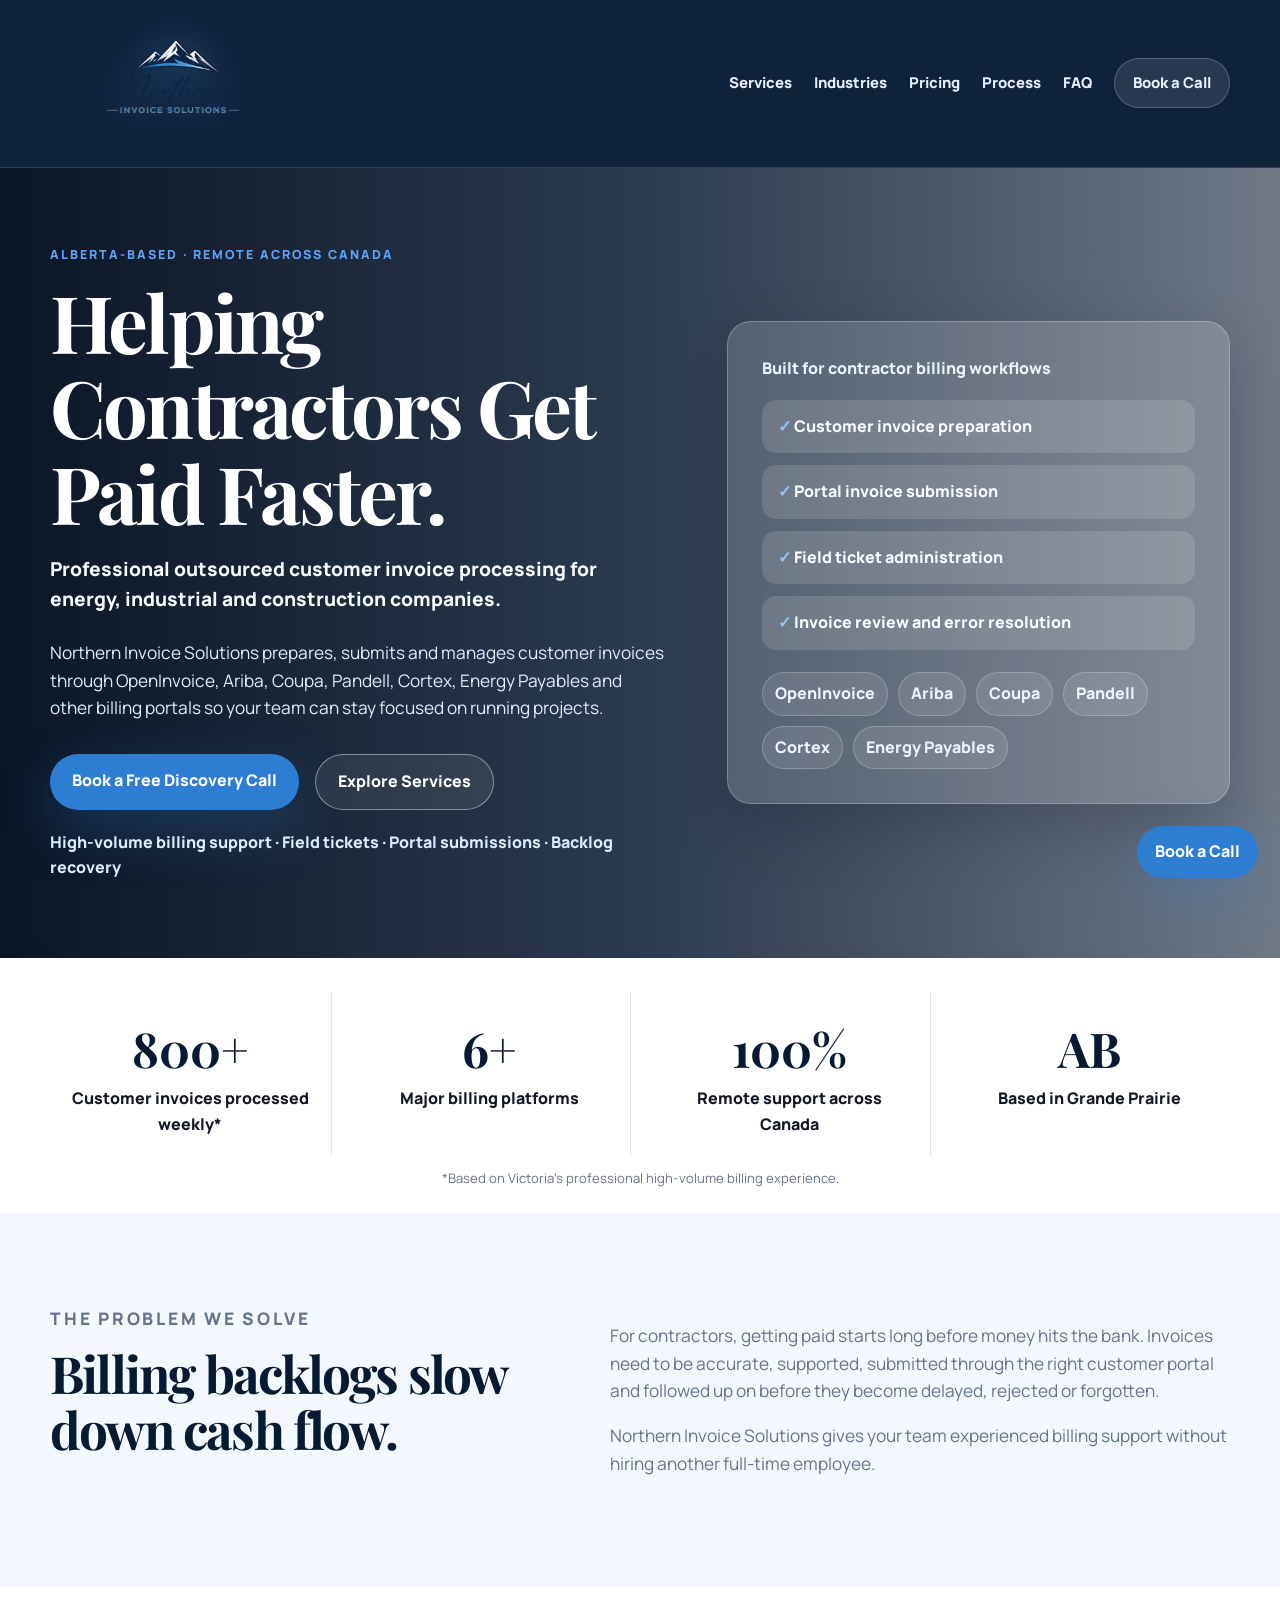
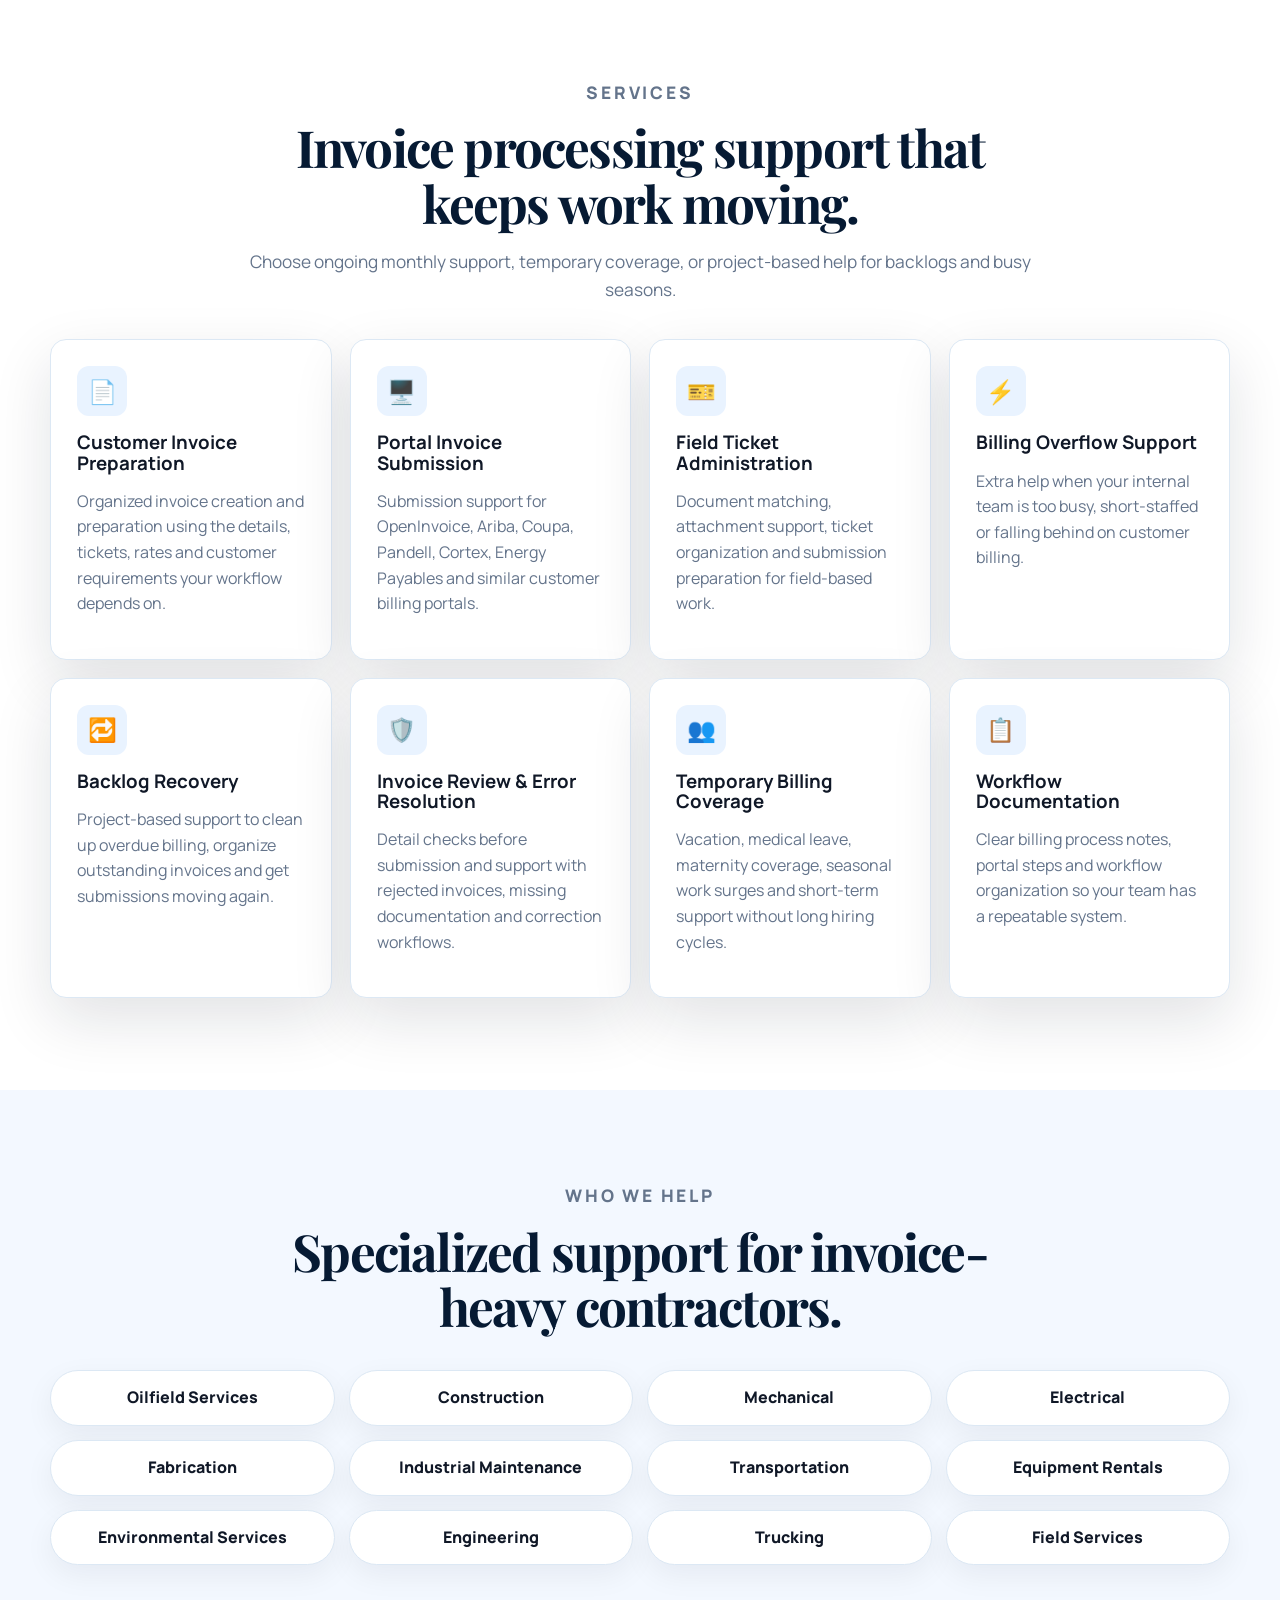
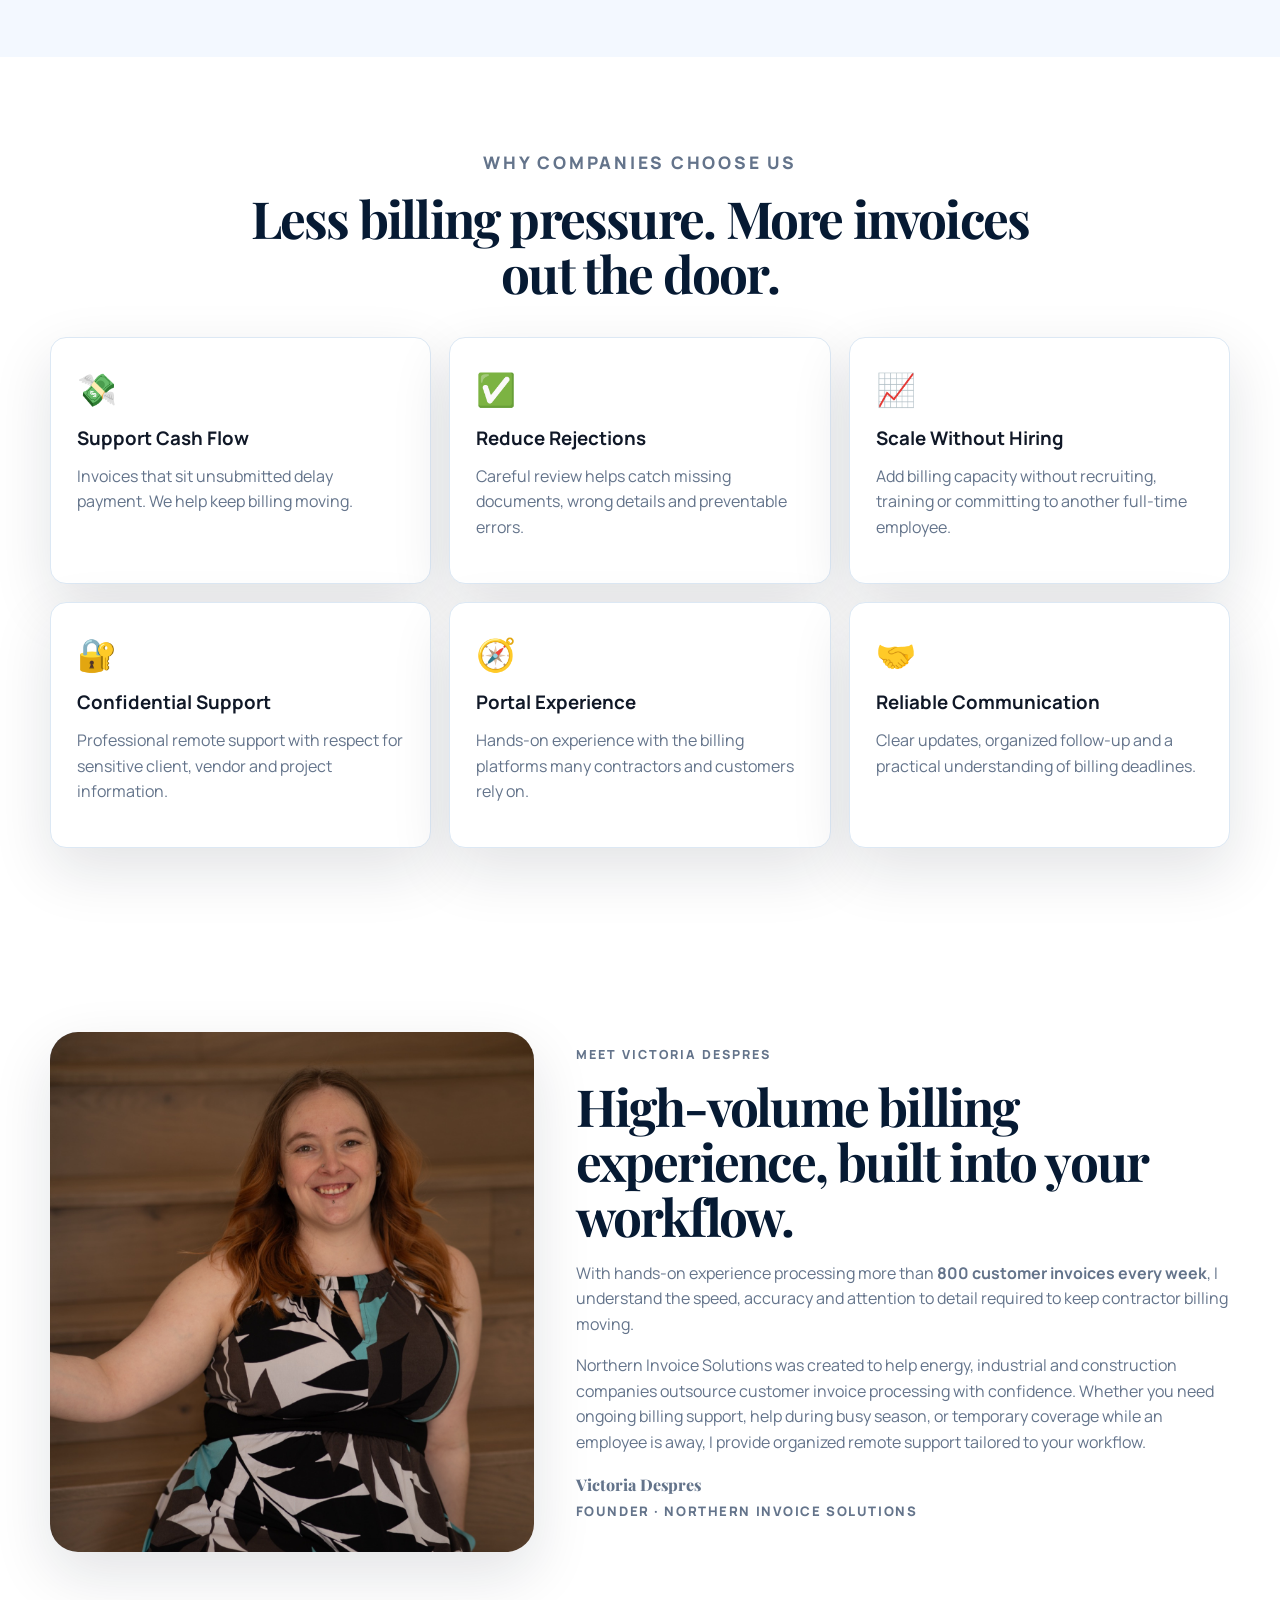
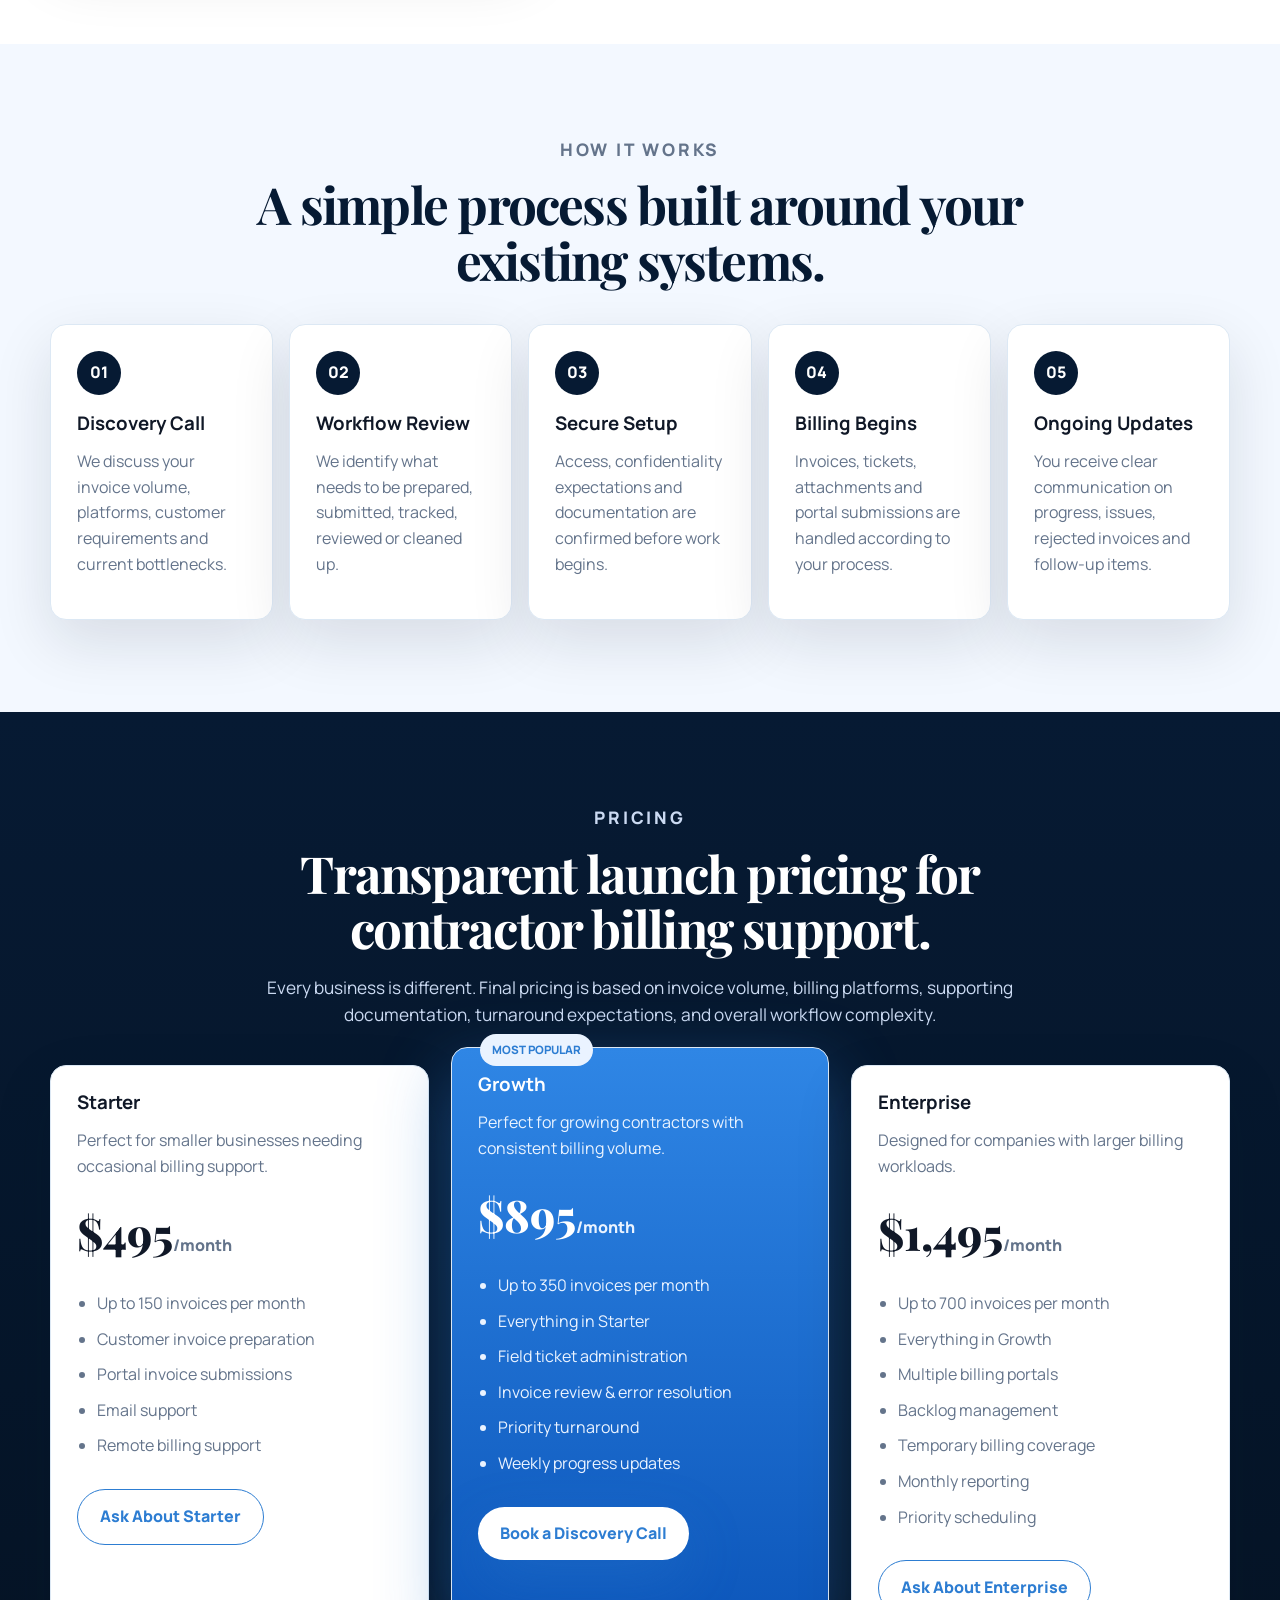
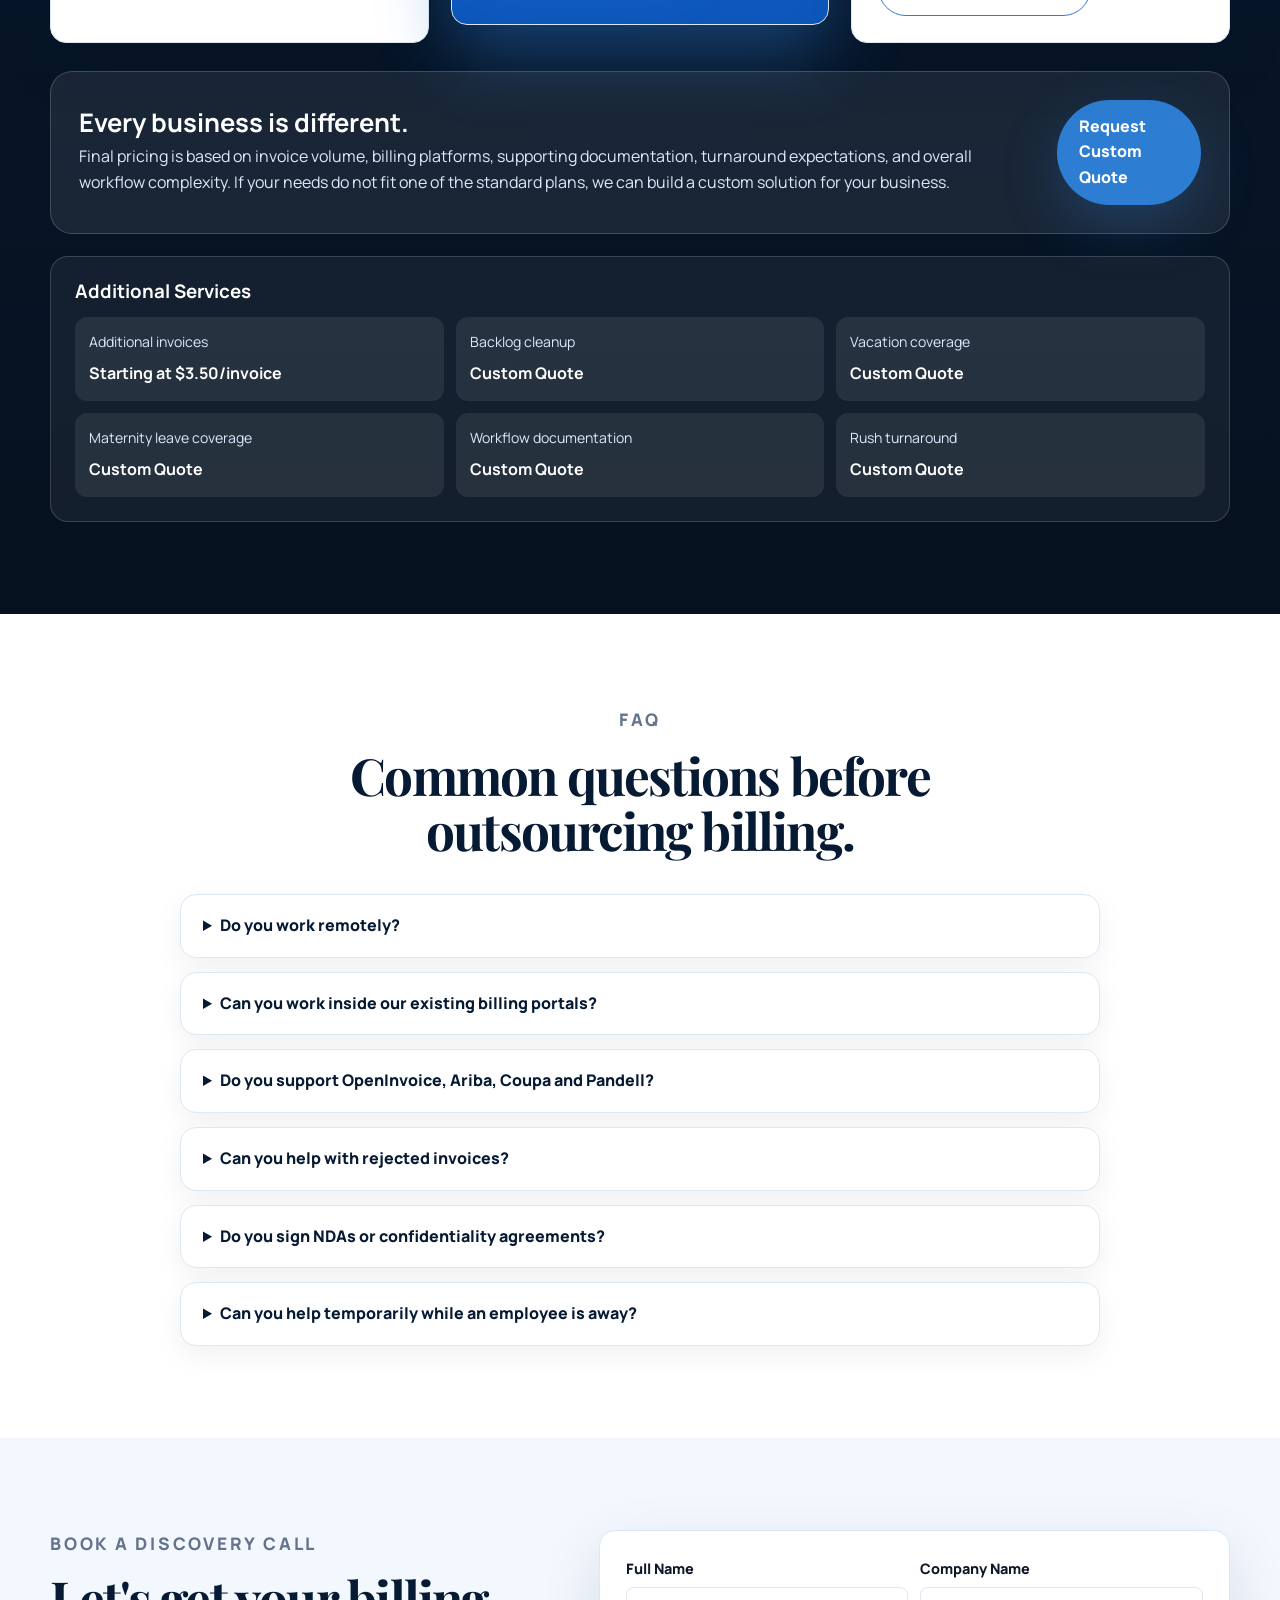
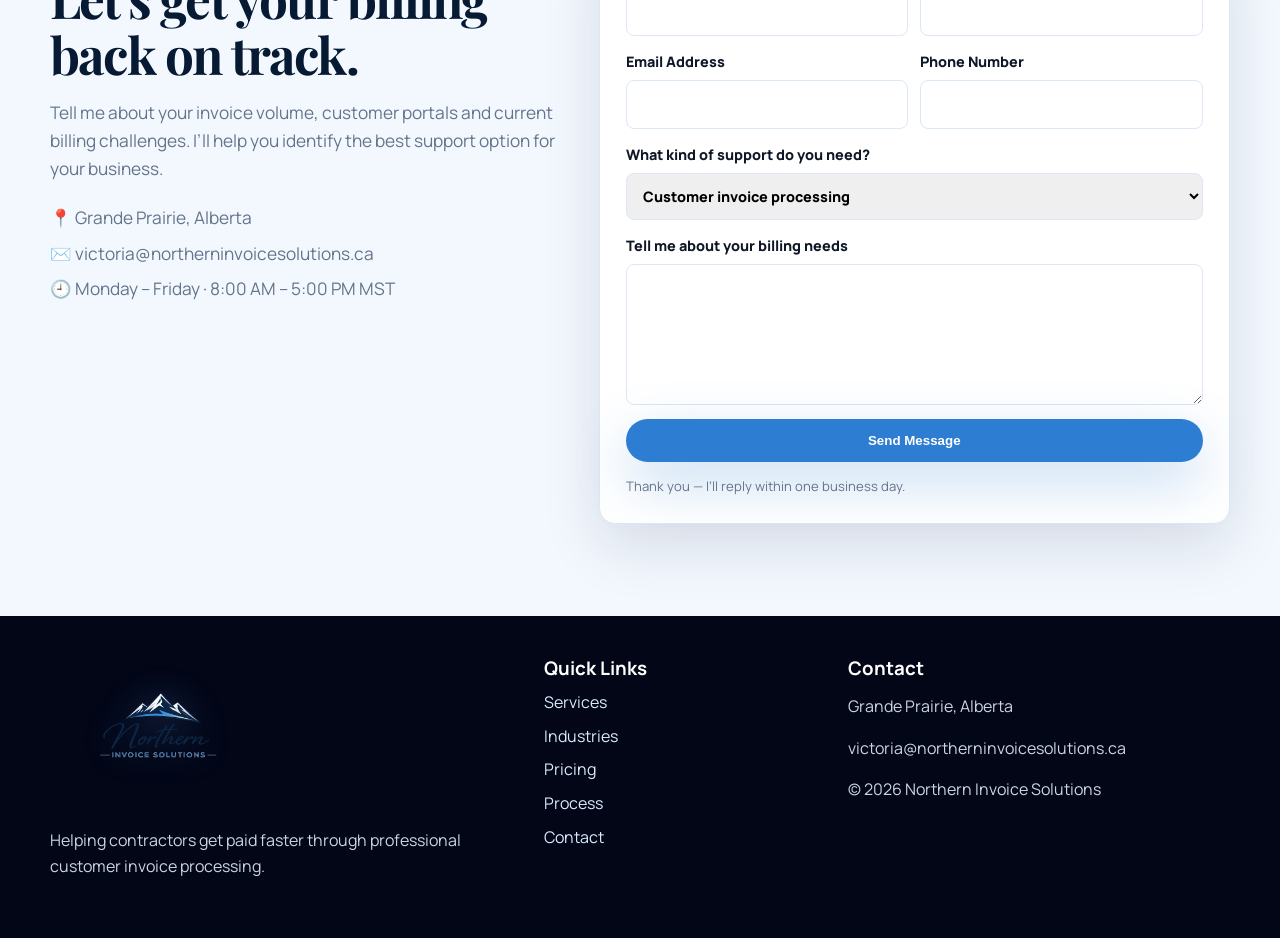
<file: index.html>
<!DOCTYPE html>
<html lang="en">
<head>
  <meta charset="UTF-8" />
  <meta name="viewport" content="width=device-width, initial-scale=1.0" />
  <title>Northern Invoice Solutions | Contractor Invoice Processing</title>
  <meta name="description" content="Outsourced customer invoice processing for Canadian energy, industrial and construction companies. OpenInvoice, Ariba, Coupa, Pandell, Cortex, Energy Payables and field ticket support." />
  <meta name="keywords" content="contractor invoice processing, outsourced invoice processing Canada, OpenInvoice support, Ariba invoice submission, Coupa billing support, Pandell invoice processing, field ticket administration Alberta" />
  <link rel="preconnect" href="https://fonts.googleapis.com">
  <link rel="preconnect" href="https://fonts.gstatic.com" crossorigin>
  <link href="https://fonts.googleapis.com/css2?family=Manrope:wght@400;500;600;700;800;900&family=Playfair+Display:wght@700;800&display=swap" rel="stylesheet">
  <link rel="stylesheet" href="style.css" />
</head>

<body>
  <header class="site-header">
    <div class="container nav">
      <a class="brand" href="#home" aria-label="Northern Invoice Solutions home">
        <img src="assets/header-logo.png" alt="Northern Invoice Solutions logo" onerror="this.style.display='none'; this.nextElementSibling.style.display='block';">
        <span class="brand-fallback">Northern Invoice Solutions</span>
      </a>

      <button class="nav-toggle" type="button" aria-label="Open navigation">
        <span></span><span></span><span></span>
      </button>

      <nav class="nav-links">
        <a href="#services">Services</a>
        <a href="#industries">Industries</a>
        <a href="#pricing">Pricing</a>
        <a href="#process">Process</a>
        <a href="#faq">FAQ</a>
        <a class="nav-button" href="#contact">Book a Call</a>
      </nav>
    </div>
  </header>

  <main id="home">
    <section class="hero">
      <div class="container hero-grid">
        <div class="hero-copy reveal">
          <p class="eyebrow">Alberta-based · Remote across Canada</p>
          <h1>Helping Contractors Get Paid Faster.</h1>
          <p class="hero-subtitle">Professional outsourced customer invoice processing for energy, industrial and construction companies.</p>
          <p class="lead">Northern Invoice Solutions prepares, submits and manages customer invoices through OpenInvoice, Ariba, Coupa, Pandell, Cortex, Energy Payables and other billing portals so your team can stay focused on running projects.</p>
          <div class="hero-actions">
            <a class="button primary" href="#contact">Book a Free Discovery Call</a>
            <a class="button secondary" href="#services">Explore Services</a>
          </div>
          <p class="micro-note">High-volume billing support · Field tickets · Portal submissions · Backlog recovery</p>
        </div>

        <aside class="hero-card reveal">
          <p class="panel-title">Built for contractor billing workflows</p>
          <div class="mini-checks">
            <span>Customer invoice preparation</span>
            <span>Portal invoice submission</span>
            <span>Field ticket administration</span>
            <span>Invoice review and error resolution</span>
          </div>
          <div class="platform-badges">
            <span>OpenInvoice</span><span>Ariba</span><span>Coupa</span><span>Pandell</span><span>Cortex</span><span>Energy Payables</span>
          </div>
        </aside>
      </div>
    </section>

    <section class="trust-strip">
      <div class="container stats-strip">
        <div><strong data-count="800">800+</strong><span>Customer invoices processed weekly*</span></div>
        <div><strong>6+</strong><span>Major billing platforms</span></div>
        <div><strong>100%</strong><span>Remote support across Canada</span></div>
        <div><strong>AB</strong><span>Based in Grande Prairie</span></div>
      </div>
      <p class="container footnote">*Based on Victoria's professional high-volume billing experience.</p>
    </section>

    <section class="section intro-section">
      <div class="container two-column">
        <div class="section-heading">
          <p class="eyebrow">The problem we solve</p>
          <h2>Billing backlogs slow down cash flow.</h2>
        </div>
        <div class="text-block">
          <p>For contractors, getting paid starts long before money hits the bank. Invoices need to be accurate, supported, submitted through the right customer portal and followed up on before they become delayed, rejected or forgotten.</p>
          <p>Northern Invoice Solutions gives your team experienced billing support without hiring another full-time employee.</p>
        </div>
      </div>
    </section>

    <section class="section services-section" id="services">
      <div class="container">
        <div class="section-heading center">
          <p class="eyebrow">Services</p>
          <h2>Invoice processing support that keeps work moving.</h2>
          <p>Choose ongoing monthly support, temporary coverage, or project-based help for backlogs and busy seasons.</p>
        </div>

        <div class="service-grid">
          <article class="service-card reveal"><div class="icon">📄</div><h3>Customer Invoice Preparation</h3><p>Organized invoice creation and preparation using the details, tickets, rates and customer requirements your workflow depends on.</p></article>
          <article class="service-card reveal"><div class="icon">🖥️</div><h3>Portal Invoice Submission</h3><p>Submission support for OpenInvoice, Ariba, Coupa, Pandell, Cortex, Energy Payables and similar customer billing portals.</p></article>
          <article class="service-card reveal"><div class="icon">🎫</div><h3>Field Ticket Administration</h3><p>Document matching, attachment support, ticket organization and submission preparation for field-based work.</p></article>
          <article class="service-card reveal"><div class="icon">⚡</div><h3>Billing Overflow Support</h3><p>Extra help when your internal team is too busy, short-staffed or falling behind on customer billing.</p></article>
          <article class="service-card reveal"><div class="icon">🔁</div><h3>Backlog Recovery</h3><p>Project-based support to clean up overdue billing, organize outstanding invoices and get submissions moving again.</p></article>
          <article class="service-card reveal"><div class="icon">🛡️</div><h3>Invoice Review & Error Resolution</h3><p>Detail checks before submission and support with rejected invoices, missing documentation and correction workflows.</p></article>
          <article class="service-card reveal"><div class="icon">👥</div><h3>Temporary Billing Coverage</h3><p>Vacation, medical leave, maternity coverage, seasonal work surges and short-term support without long hiring cycles.</p></article>
          <article class="service-card reveal"><div class="icon">📋</div><h3>Workflow Documentation</h3><p>Clear billing process notes, portal steps and workflow organization so your team has a repeatable system.</p></article>
        </div>
      </div>
    </section>

    <section class="section industries-section" id="industries">
      <div class="container">
        <div class="section-heading center">
          <p class="eyebrow">Who We Help</p>
          <h2>Specialized support for invoice-heavy contractors.</h2>
        </div>
        <div class="industry-grid">
          <span>Oilfield Services</span><span>Construction</span><span>Mechanical</span><span>Electrical</span><span>Fabrication</span><span>Industrial Maintenance</span><span>Transportation</span><span>Equipment Rentals</span><span>Environmental Services</span><span>Engineering</span><span>Trucking</span><span>Field Services</span>
        </div>
      </div>
    </section>

    <section class="section why-section" id="why">
      <div class="container">
        <div class="section-heading center">
          <p class="eyebrow">Why Companies Choose Us</p>
          <h2>Less billing pressure. More invoices out the door.</h2>
        </div>
        <div class="why-grid">
          <article class="why-card"><span>💸</span><h3>Support Cash Flow</h3><p>Invoices that sit unsubmitted delay payment. We help keep billing moving.</p></article>
          <article class="why-card"><span>✅</span><h3>Reduce Rejections</h3><p>Careful review helps catch missing documents, wrong details and preventable errors.</p></article>
          <article class="why-card"><span>📈</span><h3>Scale Without Hiring</h3><p>Add billing capacity without recruiting, training or committing to another full-time employee.</p></article>
          <article class="why-card"><span>🔐</span><h3>Confidential Support</h3><p>Professional remote support with respect for sensitive client, vendor and project information.</p></article>
          <article class="why-card"><span>🧭</span><h3>Portal Experience</h3><p>Hands-on experience with the billing platforms many contractors and customers rely on.</p></article>
          <article class="why-card"><span>🤝</span><h3>Reliable Communication</h3><p>Clear updates, organized follow-up and a practical understanding of billing deadlines.</p></article>
        </div>
      </div>
    </section>

    <section class="section founder-section" id="about">
      <div class="container founder-grid">
        <div class="founder-photo reveal">
          <img src="assets/victoria-about.jpg" alt="Victoria Despres" onerror="this.parentElement.classList.add('photo-placeholder'); this.style.display='none';">
        </div>
        <div class="reveal">
          <p class="eyebrow">Meet Victoria Despres</p>
          <h2>High-volume billing experience, built into your workflow.</h2>
          <p>With hands-on experience processing more than <strong>800 customer invoices every week</strong>, I understand the speed, accuracy and attention to detail required to keep contractor billing moving.</p>
          <p>Northern Invoice Solutions was created to help energy, industrial and construction companies outsource customer invoice processing with confidence. Whether you need ongoing billing support, help during busy season, or temporary coverage while an employee is away, I provide organized remote support tailored to your workflow.</p>
          <p class="signature">Victoria Despres<br><span>Founder · Northern Invoice Solutions</span></p>
        </div>
      </div>
    </section>

    <section class="section process-section" id="process">
      <div class="container">
        <div class="section-heading center">
          <p class="eyebrow">How It Works</p>
          <h2>A simple process built around your existing systems.</h2>
        </div>
        <div class="process-grid">
          <article class="process-card"><span>01</span><h3>Discovery Call</h3><p>We discuss your invoice volume, platforms, customer requirements and current bottlenecks.</p></article>
          <article class="process-card"><span>02</span><h3>Workflow Review</h3><p>We identify what needs to be prepared, submitted, tracked, reviewed or cleaned up.</p></article>
          <article class="process-card"><span>03</span><h3>Secure Setup</h3><p>Access, confidentiality expectations and documentation are confirmed before work begins.</p></article>
          <article class="process-card"><span>04</span><h3>Billing Begins</h3><p>Invoices, tickets, attachments and portal submissions are handled according to your process.</p></article>
          <article class="process-card"><span>05</span><h3>Ongoing Updates</h3><p>You receive clear communication on progress, issues, rejected invoices and follow-up items.</p></article>
        </div>
      </div>
    </section>

    <section class="section pricing-section" id="pricing">
      <div class="container">
        <div class="section-heading center">
          <p class="eyebrow">Pricing</p>
          <h2>Transparent launch pricing for contractor billing support.</h2>
          <p>Every business is different. Final pricing is based on invoice volume, billing platforms, supporting documentation, turnaround expectations, and overall workflow complexity.</p>
        </div>

        <div class="pricing-layout">
          <article class="price-card">
            <h3>Starter</h3>
            <p class="plan-desc">Perfect for smaller businesses needing occasional billing support.</p>
            <div class="price">$495<span>/month</span></div>
            <ul>
              <li>Up to 150 invoices per month</li>
              <li>Customer invoice preparation</li>
              <li>Portal invoice submissions</li>
              <li>Email support</li>
              <li>Remote billing support</li>
            </ul>
            <a class="button outline" href="#contact">Ask About Starter</a>
          </article>

          <article class="price-card featured">
            <div class="badge">Most Popular</div>
            <h3>Growth</h3>
            <p class="plan-desc">Perfect for growing contractors with consistent billing volume.</p>
            <div class="price">$895<span>/month</span></div>
            <ul>
              <li>Up to 350 invoices per month</li>
              <li>Everything in Starter</li>
              <li>Field ticket administration</li>
              <li>Invoice review & error resolution</li>
              <li>Priority turnaround</li>
              <li>Weekly progress updates</li>
            </ul>
            <a class="button primary light-button" href="#contact">Book a Discovery Call</a>
          </article>

          <article class="price-card">
            <h3>Enterprise</h3>
            <p class="plan-desc">Designed for companies with larger billing workloads.</p>
            <div class="price">$1,495<span>/month</span></div>
            <ul>
              <li>Up to 700 invoices per month</li>
              <li>Everything in Growth</li>
              <li>Multiple billing portals</li>
              <li>Backlog management</li>
              <li>Temporary billing coverage</li>
              <li>Monthly reporting</li>
              <li>Priority scheduling</li>
            </ul>
            <a class="button outline" href="#contact">Ask About Enterprise</a>
          </article>
        </div>

        <div class="custom-pricing">
          <div>
            <h3>Every business is different.</h3>
            <p>Final pricing is based on invoice volume, billing platforms, supporting documentation, turnaround expectations, and overall workflow complexity. If your needs do not fit one of the standard plans, we can build a custom solution for your business.</p>
          </div>
          <a class="button primary" href="#contact">Request Custom Quote</a>
        </div>

        <div class="additional-services">
          <h3>Additional Services</h3>
          <div class="additional-grid">
            <div><span>Additional invoices</span><strong>Starting at $3.50/invoice</strong></div>
            <div><span>Backlog cleanup</span><strong>Custom Quote</strong></div>
            <div><span>Vacation coverage</span><strong>Custom Quote</strong></div>
            <div><span>Maternity leave coverage</span><strong>Custom Quote</strong></div>
            <div><span>Workflow documentation</span><strong>Custom Quote</strong></div>
            <div><span>Rush turnaround</span><strong>Custom Quote</strong></div>
          </div>
        </div>
      </div>
    </section>

    <section class="section faq-section" id="faq">
      <div class="container">
        <div class="section-heading center">
          <p class="eyebrow">FAQ</p>
          <h2>Common questions before outsourcing billing.</h2>
        </div>

        <div class="faq-list">
          <details><summary>Do you work remotely?</summary><p>Yes. Northern Invoice Solutions is based in Grande Prairie, Alberta and provides remote support across Canada.</p></details>
          <details><summary>Can you work inside our existing billing portals?</summary><p>Yes. Support can be tailored around your existing customer billing portals, documentation requirements and approval workflows.</p></details>
          <details><summary>Do you support OpenInvoice, Ariba, Coupa and Pandell?</summary><p>Yes. Experience includes major customer billing platforms such as OpenInvoice, Ariba, Coupa, Pandell, Cortex and Energy Payables.</p></details>
          <details><summary>Can you help with rejected invoices?</summary><p>Yes. Support can include reviewing rejections, identifying missing information, correcting invoices and helping prepare resubmissions.</p></details>
          <details><summary>Do you sign NDAs or confidentiality agreements?</summary><p>Yes. Confidentiality and professional handling of business information are important parts of the onboarding process.</p></details>
          <details><summary>Can you help temporarily while an employee is away?</summary><p>Yes. Vacation coverage, maternity coverage, medical leave support and busy-season overflow are available.</p></details>
        </div>
      </div>
    </section>

    <section class="section contact-section" id="contact">
      <div class="container contact-grid">
        <div class="contact-copy">
          <p class="eyebrow">Book a Discovery Call</p>
          <h2>Let's get your billing back on track.</h2>
          <p>Tell me about your invoice volume, customer portals and current billing challenges. I’ll help you identify the best support option for your business.</p>
          <div class="contact-details">
            <p>📍 Grande Prairie, Alberta</p>
            <p>✉️ victoria@northerninvoicesolutions.ca</p>
            <p>🕘 Monday – Friday · 8:00 AM – 5:00 PM MST</p>
          </div>
        </div>

        <form class="contact-card" action="https://formspree.io/f/mqevdrrl" method="POST">
          <input type="hidden" name="_subject" value="New Northern Invoice Solutions Website Inquiry">
          <div class="form-row">
            <label>Full Name<input type="text" name="name" required></label>
            <label>Company Name<input type="text" name="company"></label>
          </div>
          <div class="form-row">
            <label>Email Address<input type="email" name="email" required></label>
            <label>Phone Number<input type="tel" name="phone"></label>
          </div>
          <label>What kind of support do you need?
            <select name="service">
              <option>Customer invoice processing</option>
              <option>Portal invoice submission</option>
              <option>Field ticket administration</option>
              <option>Billing overflow support</option>
              <option>Backlog cleanup</option>
              <option>Temporary coverage</option>
              <option>Custom support</option>
            </select>
          </label>
          <label>Tell me about your billing needs
            <textarea name="message" rows="5" required></textarea>
          </label>
          <button type="submit">Send Message</button>
          <p class="form-note">Thank you — I’ll reply within one business day.</p>
        </form>
      </div>
    </section>
  </main>

  <footer class="site-footer">
    <div class="container footer-grid">
      <div>
        <img src="assets/header-logo.png" alt="Northern Invoice Solutions logo" onerror="this.style.display='none';">
        <p>Helping contractors get paid faster through professional customer invoice processing.</p>
      </div>
      <div>
        <h3>Quick Links</h3>
        <a href="#services">Services</a>
        <a href="#industries">Industries</a>
        <a href="#pricing">Pricing</a>
        <a href="#process">Process</a>
        <a href="#contact">Contact</a>
      </div>
      <div>
        <h3>Contact</h3>
        <p>Grande Prairie, Alberta</p>
        <p>victoria@northerninvoicesolutions.ca</p>
        <p>© 2026 Northern Invoice Solutions</p>
      </div>
    </div>
  </footer>

  <a href="#contact" class="floating-quote">Book a Call</a>
  <script src="script.js"></script>
</body>
</html>
</file>
<file: style.css>
:root {
  --navy:#061a33;
  --navy-2:#0b2445;
  --blue:#2d7dd2;
  --blue-2:#60a5fa;
  --ice:#f3f8ff;
  --white:#ffffff;
  --text:#101827;
  --muted:#64748b;
  --border:#dce8f4;
  --shadow:0 22px 60px rgba(15,23,42,.12);
  --shadow-blue:0 20px 55px rgba(45,125,210,.28);
}

*{box-sizing:border-box}
html{scroll-behavior:smooth}
body{margin:0;font-family:Manrope,Arial,sans-serif;color:var(--text);background:var(--white);line-height:1.6}
img{max-width:100%}
.container{width:min(1180px,calc(100% - 48px));margin:0 auto}

.site-header{position:sticky;top:0;z-index:50;background:rgba(6,26,51,.96);border-bottom:1px solid rgba(255,255,255,.14);backdrop-filter:blur(12px)}
.site-header.scrolled{box-shadow:0 12px 35px rgba(2,6,23,.25)}
.nav{min-height:92px;display:flex;justify-content:space-between;align-items:center;gap:28px}
.brand{display:flex;align-items:center;text-decoration:none;color:#fff;font-weight:900}
.brand img{width:250px;display:block;filter:drop-shadow(0 0 18px rgba(96,165,250,.32))}
.brand-fallback{display:none;font-family:"Playfair Display",Georgia,serif;font-size:1.45rem}
.nav-links{display:flex;align-items:center;gap:22px}
.nav-links a{color:#e6f0ff;text-decoration:none;font-weight:800;font-size:.93rem}
.nav-links a:hover{color:#fff}
.nav-button{padding:12px 18px;background:rgba(255,255,255,.1);border:1px solid rgba(255,255,255,.22);border-radius:999px}
.nav-toggle{display:none;background:transparent;border:0;cursor:pointer}
.nav-toggle span{display:block;width:28px;height:3px;background:#fff;margin:5px 0;border-radius:999px}

.hero{min-height:790px;display:flex;align-items:center;color:var(--white);background:linear-gradient(90deg,rgba(3,14,31,.97) 0%,rgba(7,24,47,.85) 50%,rgba(7,24,47,.58) 100%),url("https://images.unsplash.com/photo-1504917595217-d4dc5ebe6122?auto=format&fit=crop&w=1900&q=80");background-size:cover;background-position:center}
.hero-grid{display:grid;grid-template-columns:1.1fr .9fr;gap:62px;align-items:center}
.eyebrow{margin:0 0 14px;color:var(--blue-2);font-size:.78rem;font-weight:900;letter-spacing:.16em;text-transform:uppercase}
h1,h2,h3{margin:0;line-height:1.08}
h1,h2{font-family:"Playfair Display",Georgia,serif;letter-spacing:-.035em}
h1{font-size:clamp(3rem,6.2vw,5.8rem);max-width:840px}
h2{font-size:clamp(2.2rem,4vw,3.4rem);color:var(--navy)}
.hero-subtitle{margin:18px 0 0;font-size:1.2rem;font-weight:900;color:#f8fbff}
.lead{color:#e2edff;max-width:720px;margin:24px 0 32px;font-size:1.08rem}
.hero-actions{display:flex;gap:16px;flex-wrap:wrap;margin-bottom:20px}
.micro-note{color:#dbeafe;font-weight:800;margin:0}
.button,.contact-card button{display:inline-block;border:none;cursor:pointer;padding:14px 22px;border-radius:999px;font-weight:900;text-decoration:none;transition:.25s ease}
.button:hover,.service-card:hover,.price-card:hover,.why-card:hover,.process-card:hover,.contact-card button:hover{transform:translateY(-4px)}
.primary,.contact-card button{background:var(--blue);color:var(--white);box-shadow:var(--shadow-blue)}
.secondary{background:rgba(255,255,255,.08);color:var(--white);border:1px solid rgba(255,255,255,.42)}
.outline{background:transparent;color:var(--blue);border:1px solid var(--blue)}
.hero-card{padding:34px;border-radius:24px;background:rgba(255,255,255,.16);border:1px solid rgba(255,255,255,.24);box-shadow:0 22px 65px rgba(2,6,23,.2)}
.panel-title{font-weight:900;color:#eaf3ff;margin:0 0 18px}
.mini-checks{display:grid;gap:12px;margin-bottom:22px}
.mini-checks span{padding:14px 16px;border-radius:14px;background:rgba(255,255,255,.13);color:#f8fbff;font-weight:800}
.mini-checks span:before{content:"✓ ";color:#93c5fd}
.platform-badges{display:flex;flex-wrap:wrap;gap:10px}
.platform-badges span{color:#eaf3ff;font-weight:900;border:1px solid rgba(255,255,255,.22);background:rgba(255,255,255,.1);padding:8px 12px;border-radius:999px}

.trust-strip{background:#fff;box-shadow:0 12px 35px rgba(15,23,42,.06)}
.stats-strip{display:grid;grid-template-columns:repeat(4,1fr);gap:18px;padding:34px 0 12px}
.stats-strip div{text-align:center;padding:18px;border-right:1px solid var(--border)}
.stats-strip div:last-child{border-right:0}
.stats-strip strong{font-family:"Playfair Display",Georgia,serif;font-size:3rem;color:var(--navy);display:block}
.stats-strip span{font-weight:900;color:var(--text)}
.footnote{text-align:center;color:var(--muted);font-size:.82rem;padding-bottom:24px;margin-top:0}

.section{padding:92px 0}
.section-heading{max-width:820px;margin-bottom:36px}
.section-heading.center{text-align:center;margin-inline:auto}
.section-heading p,.text-block p{color:var(--muted);font-size:1.08rem}
.two-column{display:grid;grid-template-columns:.9fr 1.1fr;gap:52px;align-items:start}
.intro-section{background:var(--ice)}

.service-grid{display:grid;grid-template-columns:repeat(4,1fr);gap:18px}
.service-card,.why-card,.price-card,.process-card,.contact-card{background:var(--white);border:1px solid var(--border);border-radius:16px;padding:26px;box-shadow:var(--shadow);transition:.25s ease}
.icon{width:50px;height:50px;display:grid;place-items:center;border-radius:12px;background:#e9f3ff;font-size:1.45rem;margin-bottom:16px}
.service-card p,.why-card p,.process-card p,.plan-desc,.price-card li,.founder-grid p{color:var(--muted)}

.industries-section,.process-section,.contact-section{background:var(--ice)}
.industry-grid{display:grid;grid-template-columns:repeat(4,1fr);gap:14px}
.industry-grid span{background:#fff;border:1px solid var(--border);border-radius:999px;padding:14px 18px;font-weight:900;text-align:center;box-shadow:0 10px 30px rgba(15,23,42,.06)}

.why-grid{display:grid;grid-template-columns:repeat(3,1fr);gap:18px}
.why-card span{font-size:2rem;display:block;margin-bottom:12px}

.founder-grid{display:grid;grid-template-columns:.85fr 1.15fr;gap:42px;align-items:center}
.founder-photo{border-radius:28px;overflow:hidden;box-shadow:var(--shadow);min-height:520px;background:linear-gradient(135deg,#dbeafe,#fff)}
.founder-photo img{width:100%;height:520px;object-fit:cover;object-position:50% 25%;display:block}
.photo-placeholder:after{content:"Victoria Despres";display:grid;place-items:center;min-height:520px;color:var(--navy);font-family:"Playfair Display",Georgia,serif;font-size:2rem}
.signature{color:var(--blue);font-family:"Playfair Display",Georgia,serif;font-weight:800}
.signature span{color:var(--muted);font-family:Manrope,Arial,sans-serif;font-size:.82rem;text-transform:uppercase;letter-spacing:.12em}

.process-grid{display:grid;grid-template-columns:repeat(5,1fr);gap:16px}
.process-card span{width:44px;height:44px;display:grid;place-items:center;border-radius:50%;background:var(--navy);color:#fff;font-weight:900;margin-bottom:18px}

.pricing-section{background:linear-gradient(180deg,var(--navy),#06111f);color:var(--white)}
.pricing-section h2,.pricing-section .section-heading h2{color:var(--white)}
.pricing-section .section-heading p{color:#cbdaf2}
.pricing-layout{display:grid;grid-template-columns:repeat(3,1fr);gap:22px;align-items:stretch}
.price-card{color:var(--text);position:relative}
.price-card.featured{background:linear-gradient(180deg,#2f86e5,#0d57bb);color:var(--white);transform:translateY(-18px);box-shadow:0 26px 70px rgba(45,125,210,.45)}
.price-card.featured .plan-desc,.price-card.featured li,.price-card.featured .price span{color:#eaf3ff}
.badge{position:absolute;top:-14px;left:28px;background:#eaf3ff;color:var(--blue);font-size:.72rem;font-weight:900;text-transform:uppercase;padding:7px 12px;border-radius:999px}
.price{font-family:"Playfair Display",Georgia,serif;font-size:2.8rem;font-weight:800;margin:18px 0}
.price span{font-family:Manrope,Arial,sans-serif;font-size:1rem;color:var(--muted)}
.price-card ul{padding-left:20px;margin:22px 0 30px}
.price-card li{margin:10px 0}
.light-button{background:var(--white);color:var(--blue)}
.custom-pricing{margin-top:28px;padding:28px;background:rgba(255,255,255,.08);border:1px solid rgba(255,255,255,.18);border-radius:22px;display:flex;align-items:center;justify-content:space-between;gap:22px}
.custom-pricing h3{color:#fff;font-size:1.6rem}
.custom-pricing p{color:#dbeafe;margin:8px 0 0}

.faq-list{max-width:920px;margin:0 auto;display:grid;gap:14px}
details{background:#fff;border:1px solid var(--border);border-radius:16px;padding:18px 22px;box-shadow:0 10px 30px rgba(15,23,42,.06)}
summary{cursor:pointer;font-weight:900;color:var(--navy)}
details p{color:var(--muted);margin-bottom:0}

.contact-grid{display:grid;grid-template-columns:.9fr 1.1fr;gap:32px;align-items:start}
.contact-copy p{color:var(--muted);font-size:1.08rem}
.contact-details{display:grid;gap:8px;margin-top:22px;color:var(--muted)}
.contact-details p{margin:0}
.contact-card{display:grid;gap:14px}
.form-row{display:grid;grid-template-columns:1fr 1fr;gap:12px}
.contact-card label{display:grid;gap:7px;font-weight:800;font-size:.9rem}
.contact-card input,.contact-card textarea,.contact-card select{width:100%;border:1px solid var(--border);border-radius:8px;padding:12px;font:inherit}
.form-note{color:var(--muted);font-size:.82rem;margin:0}

.site-footer{background:#020617;color:#cbd5e1;padding:42px 0}
.footer-grid{display:grid;grid-template-columns:1.2fr .7fr 1fr;gap:36px}
.site-footer img{width:220px;filter:drop-shadow(0 0 16px rgba(96,165,250,.24))}
.site-footer a{display:block;color:#dbeafe;text-decoration:none;margin:8px 0}
.site-footer h3{color:#fff;margin-bottom:12px}
.floating-quote{position:fixed;right:22px;bottom:22px;z-index:60;background:var(--blue);color:#fff;text-decoration:none;font-weight:900;padding:13px 18px;border-radius:999px;box-shadow:var(--shadow-blue)}

.reveal{opacity:0;transform:translateY(18px);transition:.6s ease}
.reveal.visible{opacity:1;transform:translateY(0)}

@media(max-width:1100px){
  .hero-grid,.pricing-layout,.contact-grid,.founder-grid,.two-column{grid-template-columns:1fr}
  .service-grid{grid-template-columns:repeat(2,1fr)}
  .why-grid{grid-template-columns:repeat(2,1fr)}
  .process-grid{grid-template-columns:repeat(2,1fr)}
  .industry-grid{grid-template-columns:repeat(3,1fr)}
  .price-card.featured{transform:none}
}

@media(max-width:820px){
  .container{width:min(100% - 32px,1180px)}
  .nav{min-height:auto;padding:18px 0}
  .brand img{width:220px}
  .nav-toggle{display:block}
  .nav-links{position:absolute;top:76px;left:16px;right:16px;display:none;flex-direction:column;align-items:flex-start;background:var(--navy);padding:20px;border-radius:18px;box-shadow:var(--shadow)}
  .nav-links.open{display:flex}
  .hero{min-height:auto;padding:86px 0}
  .section{padding:72px 0}
  .service-grid,.why-grid,.process-grid,.industry-grid,.form-row,.footer-grid,.stats-strip{grid-template-columns:1fr}
  .stats-strip div{border-right:0;border-bottom:1px solid var(--border)}
  .custom-pricing{flex-direction:column;align-items:flex-start}
  .floating-quote{display:none}
  .founder-photo,.founder-photo img{min-height:360px;height:360px}
}


.additional-services {
  margin-top: 22px;
  padding: 24px;
  border-radius: 18px;
  background: rgba(255,255,255,.06);
  border: 1px solid rgba(255,255,255,.16);
}

.additional-services h3 {
  color: #fff;
  margin-bottom: 16px;
}

.additional-grid {
  display: grid;
  grid-template-columns: repeat(3, 1fr);
  gap: 12px;
}

.additional-grid div {
  padding: 14px;
  border-radius: 12px;
  background: rgba(255,255,255,.08);
}

.additional-grid span {
  display: block;
  color: #dbeafe;
  font-size: .88rem;
}

.additional-grid strong {
  color: #fff;
  display: block;
  margin-top: 8px;
}

@media(max-width:1100px) {
  .additional-grid { grid-template-columns: repeat(2,1fr); }
}

@media(max-width:820px) {
  .additional-grid { grid-template-columns: 1fr; }
}
</file>
